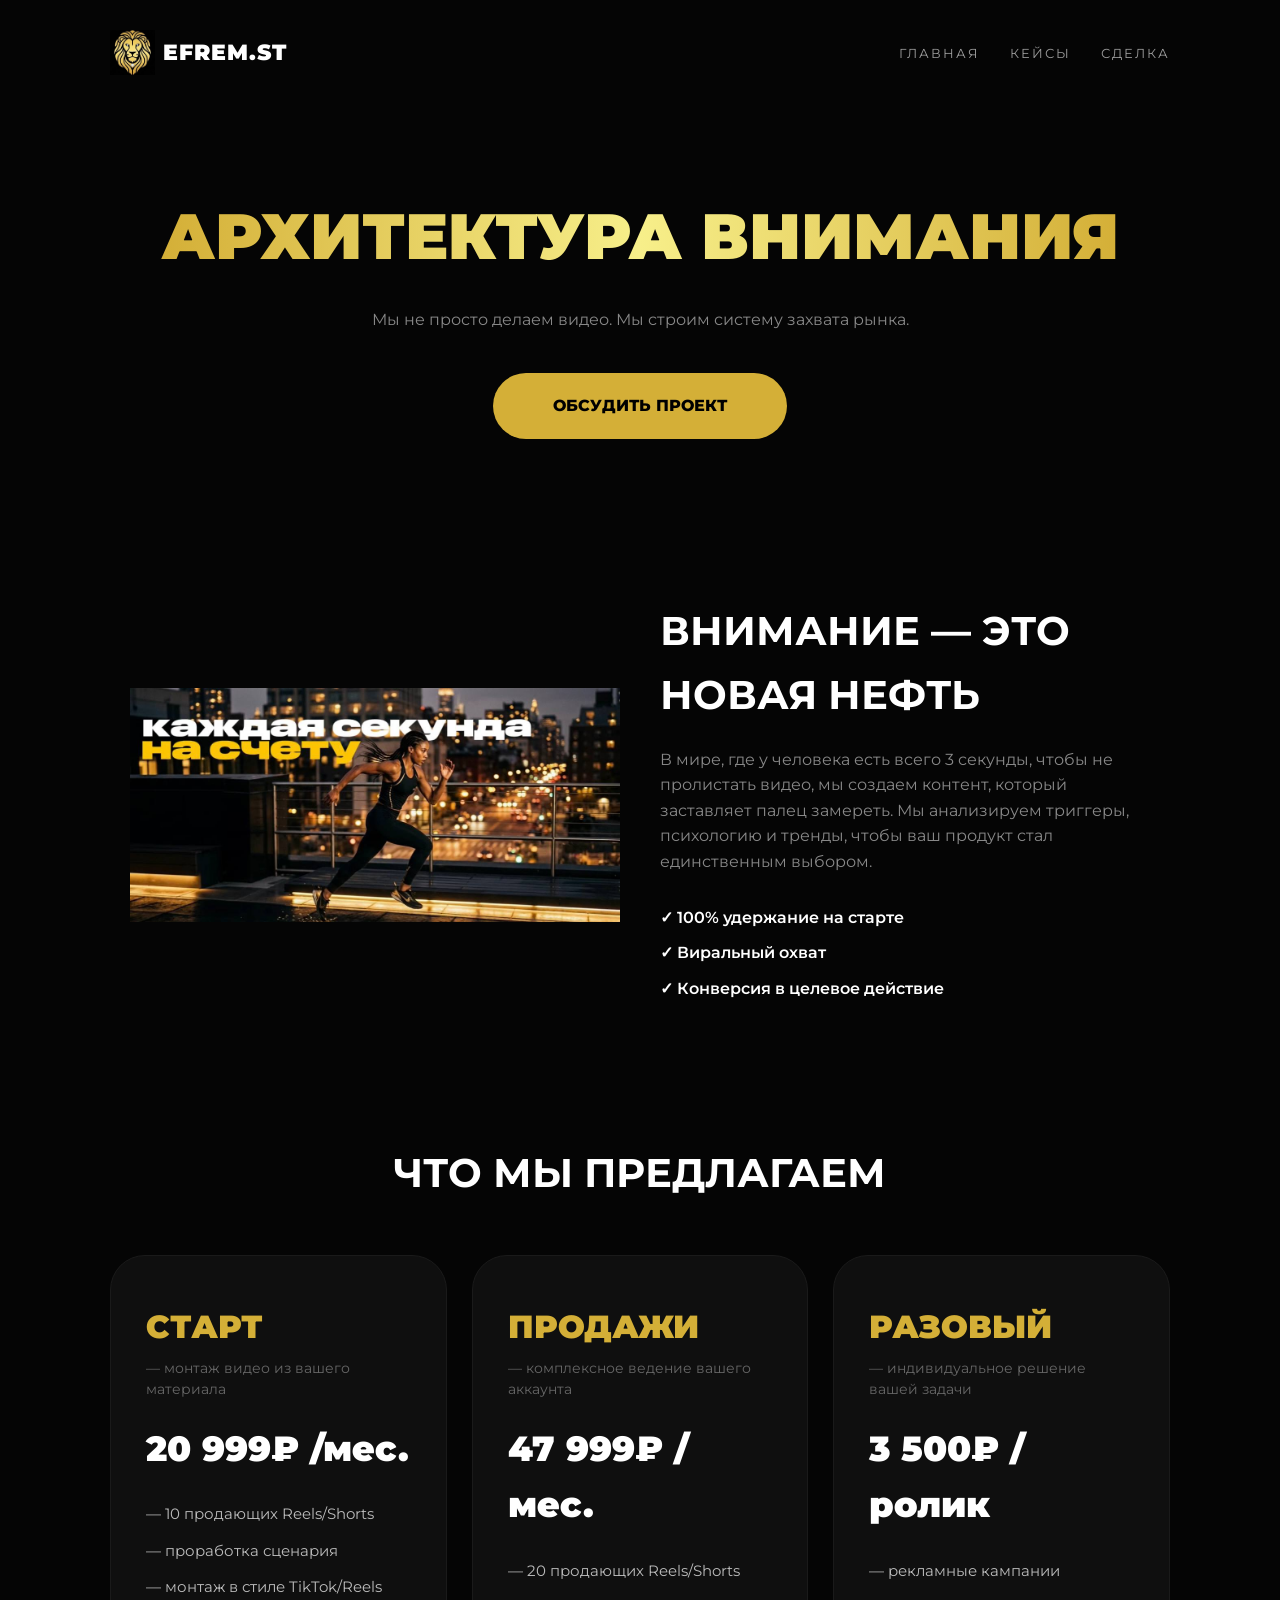
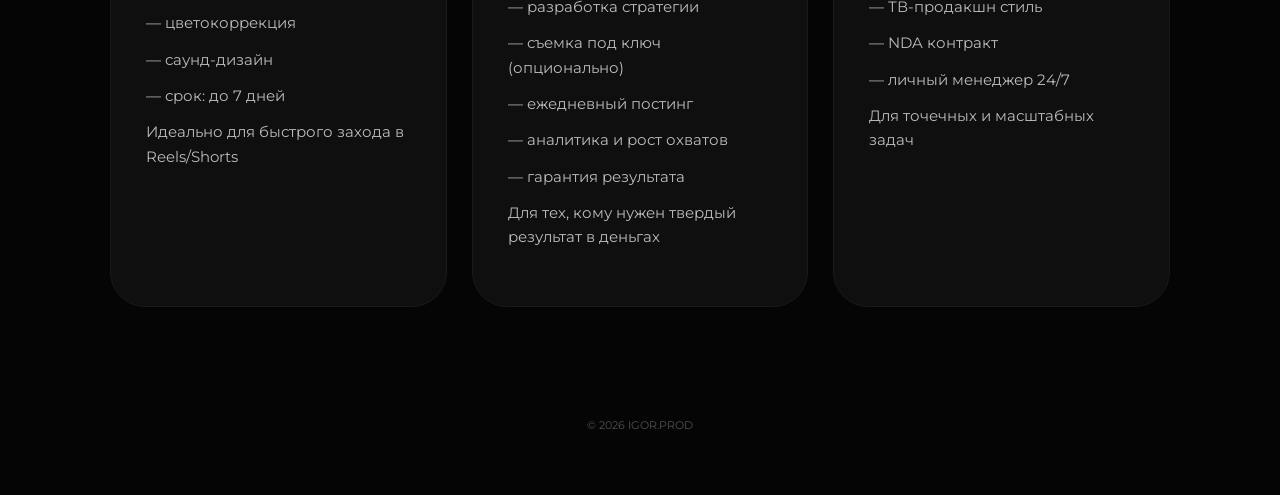
<file: index.html>
<!DOCTYPE html>
<html lang="ru">
<head>
    <meta charset="UTF-8">
    <meta name="viewport" content="width=device-width, initial-scale=1.0">
    <title>IGOR.PROD | Доминируй</title>
    <link rel="stylesheet" href="style.css">
</head>
<body>
<header class="container" style="padding: 30px 20px;">
        <nav class="nav" style="display: flex; justify-content: space-between; align-items: center;">
            
            <div class="logo-wrapper" style="display: flex; align-items: center; gap: 8px;">
                <img src="logo.jpg" alt="LOGO" style="height: 45px; width: auto; display: block; border-radius: 0;">
                <span style="color: #fff; font-weight: 900; font-size: 1.4rem; letter-spacing: 1px; font-family: 'Montserrat', sans-serif; line-height: 1;">EFREM.ST</span>
            </div>

            <ul class="nav-menu" style="display: flex; list-style: none; gap: 30px;">
                <li><a href="index.html" style="color: white; text-decoration: none; font-size: 0.8rem; text-transform: uppercase; letter-spacing: 2px; opacity: 0.6;">Главная</a></li>
                <li><a href="portfolio.html" style="color: white; text-decoration: none; font-size: 0.8rem; text-transform: uppercase; letter-spacing: 2px; opacity: 0.6;">Кейсы</a></li>
                <li><a href="contacts.html" style="color: white; text-decoration: none; font-size: 0.8rem; text-transform: uppercase; letter-spacing: 2px; opacity: 0.6;">Сделка</a></li>
            </ul>

        </nav>
    </header>
    
    <main class="container">
        <section class="hero">
            <h1 class="gold-gradient-text">АРХИТЕКТУРА ВНИМАНИЯ</h1>
            <p style="color: #888; margin-bottom: 40px;">Мы не просто делаем видео. Мы строим систему захвата рынка.</p>
            <a href="contacts.html" class="glass-button">ОБСУДИТЬ ПРОЕКТ</a>
        </section>
   
<section class="info-section">
            <div class="info-image" style="flex: 1;">
                <img src="glav.jpg" alt="Production">
            </div>
            <div class="info-content" style="flex: 1;">
                <h2 style="font-size: 2.5rem; margin-bottom: 20px; text-transform: uppercase;">Внимание — это <br>новая нефть</h2>
                <p style="color: #888; margin-bottom: 30px;">В мире, где у человека есть всего 3 секунды, чтобы не пролистать видео, мы создаем контент, который заставляет палец замереть. Мы анализируем триггеры, психологию и тренды, чтобы ваш продукт стал единственным выбором.</p>
                <ul style="list-style: none; font-weight: 600;">
                    <li style="margin-bottom: 10px;">✓ 100% удержание на старте</li>
                    <li style="margin-bottom: 10px;">✓ Виральный охват</li>
                    <li style="margin-bottom: 10px;">✓ Конверсия в целевое действие</li>
                </ul>
            </div>
        </section>

        <h2 style="text-align: center; text-transform: uppercase; font-size: 2.5rem; margin-top: 50px;">ЧТО МЫ ПРЕДЛАГАЕМ</h2>

        <div class="pricing-grid">
            <div class="price-card">
                <h3>СТАРТ</h3>
                <div class="price-subtext">— монтаж видео из вашего материала</div>
                <div class="price-value">20 999₽ /мес.</div>
                <p>— 10 продающих Reels/Shorts
                <p>— проработка сценария</p>
                <p>— монтаж в стиле TikTok/Reels</p>
                <p>— цветокоррекция</p>
                <p>— саунд-дизайн</p>
                <p>— срок: до 7 дней</p>
                <p class="card-footer">Идеально для быстрого захода в Reels/Shorts</p>
            </div>

            <div class="price-card">
                <h3>ПРОДАЖИ</h3>
                <div class="price-subtext">— комплексное ведение вашего аккаунта</div>
                <div class="price-value">47 999₽ /мес.</div>
                <p>— 20 продающих Reels/Shorts
                <p>— разработка стратегии</p>
                <p>— съемка под ключ (опционально)</p>
                <p>— ежедневный постинг</p>
                <p>— аналитика и рост охватов</p>
                <p>— гарантия результата</p>
                <p class="card-footer">Для тех, кому нужен твердый результат в деньгах</p>
            </div>

            <div class="price-card">
                <h3>РАЗОВЫЙ</h3>
                <div class="price-subtext">— индивидуальное решение вашей задачи</div>
                <div class="price-value">3 500₽ /ролик</div>
                <p>— рекламные кампании</p>
                <p>— ТВ-продакшн стиль</p>
                <p>— NDA контракт</p>
                <p>— личный менеджер 24/7</p>
                <p class="card-footer">Для точечных и масштабных задач</p>
            </div>
        </div>
    </main>

    <footer class="footer">
        <p>&copy; 2026 IGOR.PROD</p>
    </footer>

</body>
</html>
</file>
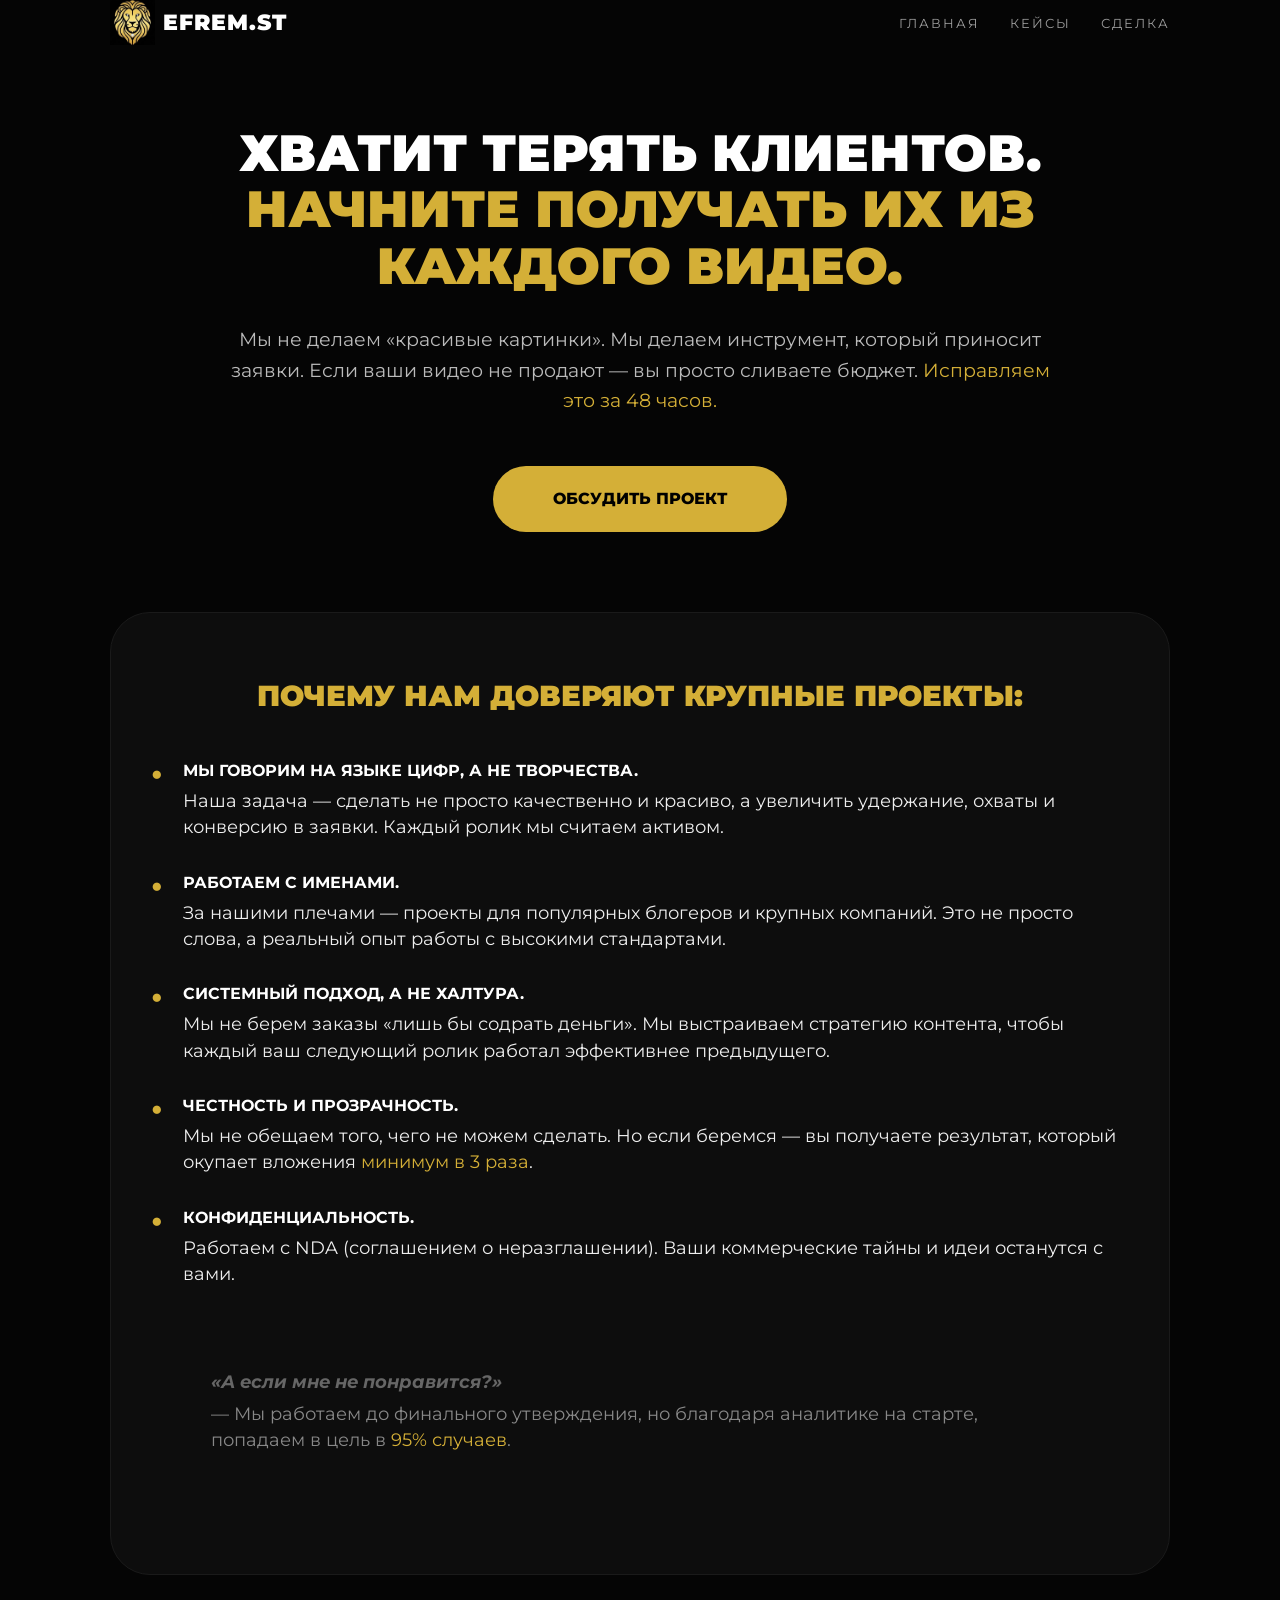
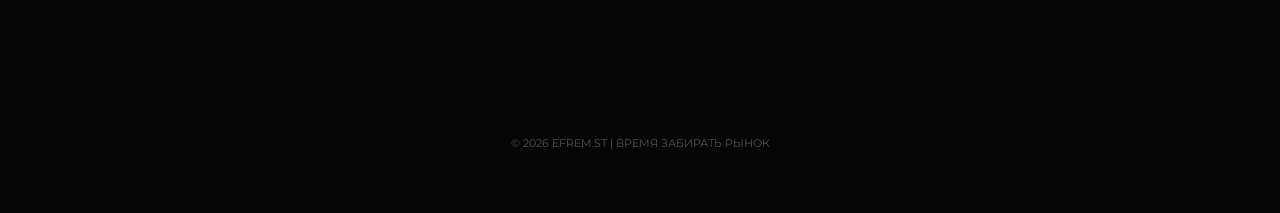
<file: contacts.html>
<!DOCTYPE html>
<html lang="ru">
<head>
    <meta charset="UTF-8">
    <meta name="viewport" content="width=device-width, initial-scale=1.0">
    <title>Контакты | EFREM.ST</title>
    <link rel="stylesheet" href="style.css">
</head>
<body>

    <header class="container">
        <nav class="nav">
            <div class="logo-wrapper" style="display: flex; align-items: center; gap: 8px;">
                <img src="logo.jpg" alt="LOGO" style="height: 45px; width: auto; display: block;">
                <span style="color: #fff; font-weight: 900; font-size: 1.4rem; letter-spacing: 1px; font-family: 'Montserrat', sans-serif;">EFREM.ST</span>
            </div>
            <ul class="nav-menu">
                <li><a href="index.html">Главная</a></li>
                <li><a href="portfolio.html">Кейсы</a></li>
                <li><a href="contacts.html">Сделка</a></li>
            </ul>
        </nav>
    </header>

    <main class="container">
        <section class="contacts-hero">
            <h1>ХВАТИТ ТЕРЯТЬ КЛИЕНТОВ. <br><span class="gold-text">НАЧНИТЕ ПОЛУЧАТЬ ИХ ИЗ КАЖДОГО ВИДЕО.</span></h1>
            <p class="contacts-subtitle">
                Мы не делаем «красивые картинки». Мы делаем инструмент, который приносит заявки. 
                Если ваши видео не продают — вы просто сливаете бюджет. <span class="gold-text">Исправляем это за 48 часов.</span>
            </p>
            <a href="https://t.me/official_efrem" target="_blank" class="glass-button">ОБСУДИТЬ ПРОЕКТ</a>
        </section>

        <section class="trust-section">
            <h2 class="trust-title">ПОЧЕМУ НАМ ДОВЕРЯЮТ КРУПНЫЕ ПРОЕКТЫ:</h2>
            
            <div class="trust-grid">
                <div class="trust-item">
                    <span class="trust-dot">●</span>
                    <p><strong>Мы говорим на языке цифр, а не творчества.</strong> Наша задача — сделать не просто качественно и красиво, а увеличить удержание, охваты и конверсию в заявки. Каждый ролик мы считаем активом.</p>
                </div>
                <div class="trust-item">
                    <span class="trust-dot">●</span>
                    <p><strong>Работаем с именами.</strong> За нашими плечами — проекты для популярных блогеров и крупных компаний. Это не просто слова, а реальный опыт работы с высокими стандартами.</p>
                </div>
                <div class="trust-item">
                    <span class="trust-dot">●</span>
                    <p><strong>Системный подход, а не халтура.</strong> Мы не берем заказы «лишь бы содрать деньги». Мы выстраиваем стратегию контента, чтобы каждый ваш следующий ролик работал эффективнее предыдущего.</p>
                </div>
                <div class="trust-item">
                    <span class="trust-dot">●</span>
                    <p><strong>Честность и прозрачность.</strong> Мы не обещаем того, чего не можем сделать. Но если беремся — вы получаете результат, который окупает вложения <span class="gold-text">минимум в 3 раза</span>.</p>
                </div>
                <div class="trust-item">
                    <span class="trust-dot">●</span>
                    <p><strong>Конфиденциальность.</strong> Работаем с NDA (соглашением о неразглашении). Ваши коммерческие тайны и идеи останутся с вами.</p>
                </div>
            </div>
<section class="faq-minimal container">
    <div class="faq-item">
        <p class="faq-question">«А если мне не понравится?»</p>
        <p class="faq-answer">
            — Мы работаем до финального утверждения, но благодаря аналитике на старте, 
            попадаем в цель в <span class="gold-text">95% случаев</span>.
        </p>
    </div>
        </section>
    </main>

    <footer class="footer">
        <p>&copy; 2026 EFREM.ST | ВРЕМЯ ЗАБИРАТЬ РЫНОК</p>
    </footer>

</body>
</html>
</file>
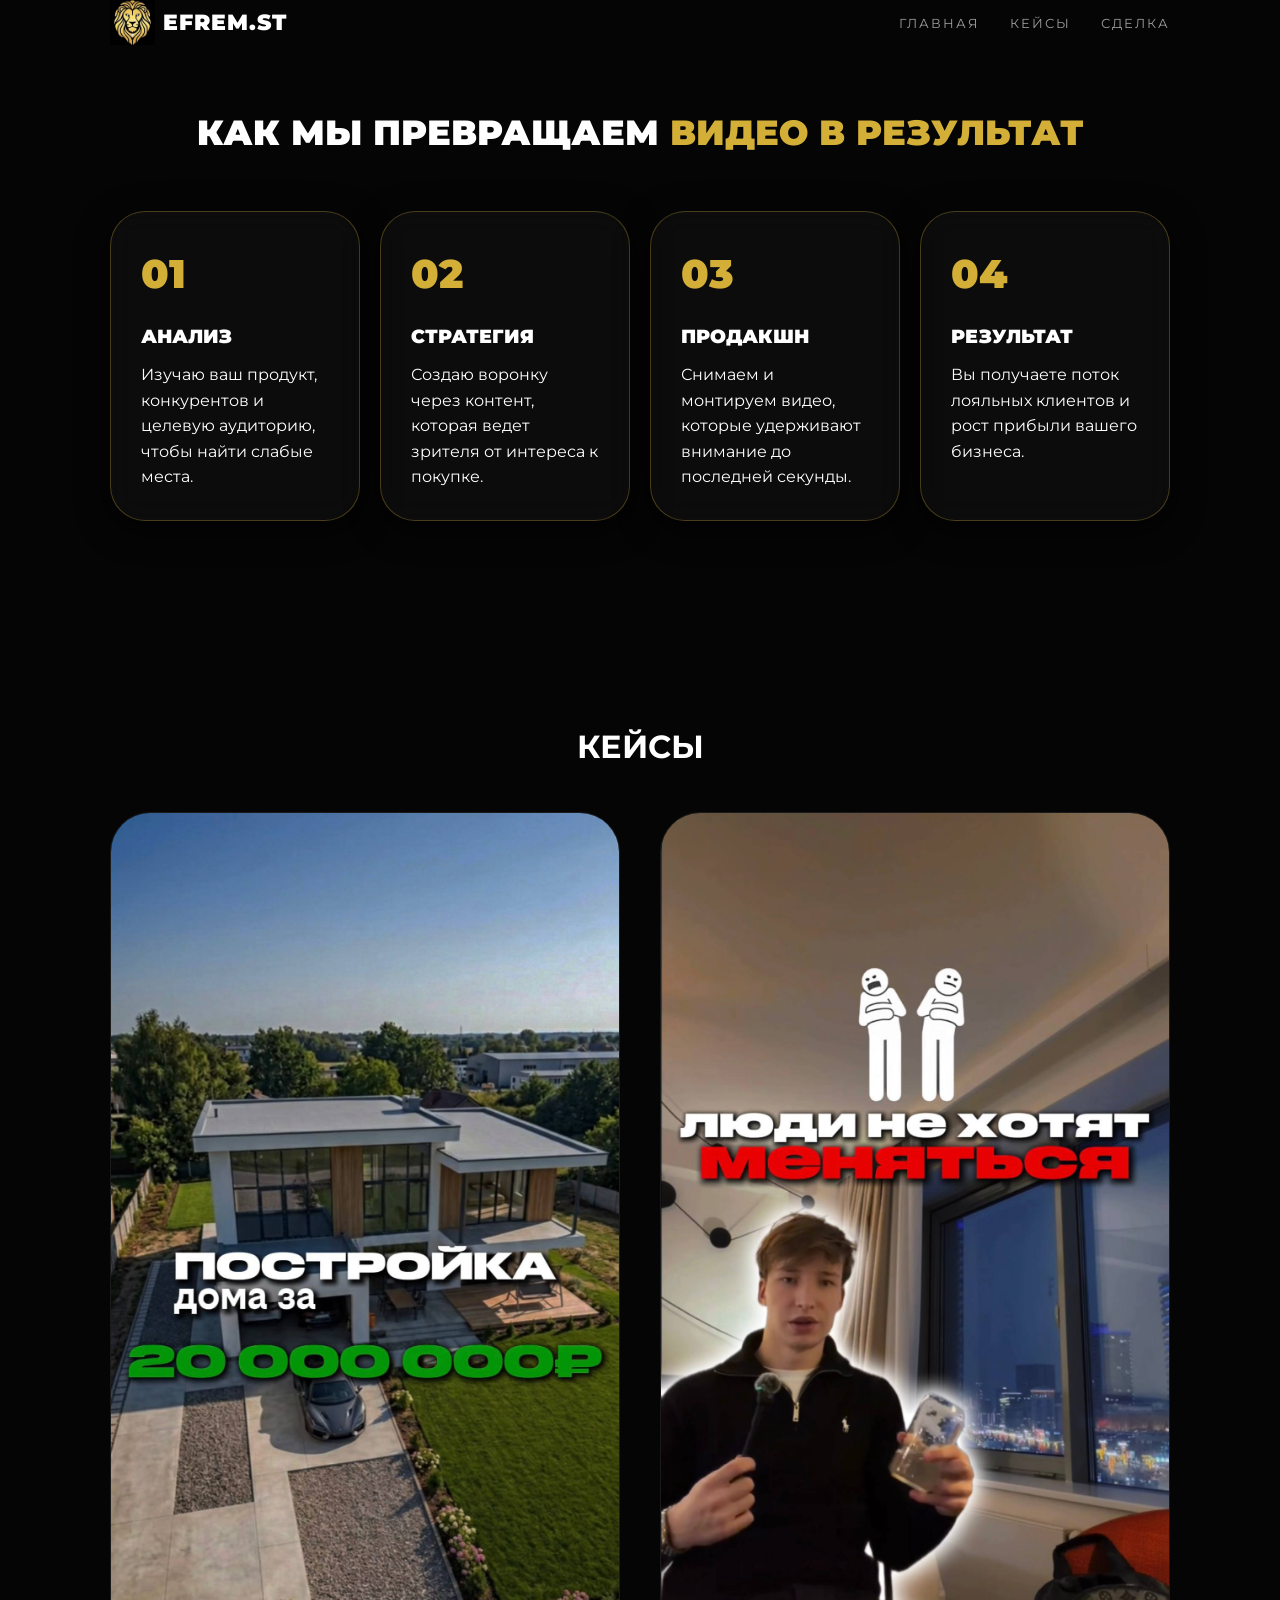
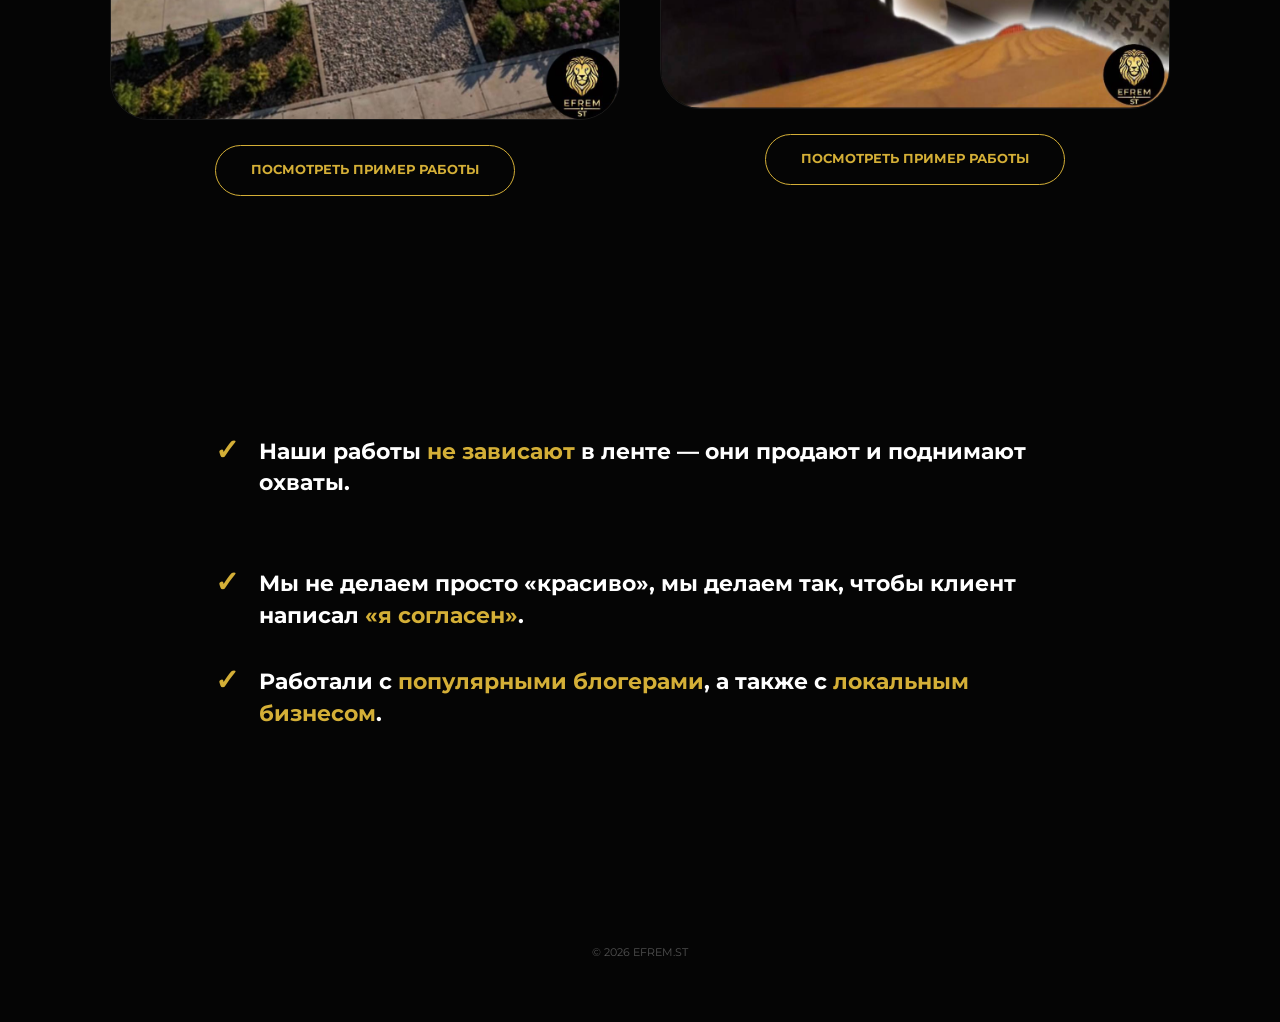
<file: portfolio.html>
<!DOCTYPE html>
<html lang="ru">
<head>
    <meta charset="UTF-8">
    <meta name="viewport" content="width=device-width, initial-scale=1.0">
    <title>Портфолио | EFREM.ST</title>
    <link rel="stylesheet" href="style.css">
</head>
<body>

    <header class="container">
        <nav class="nav">
            <div class="logo-wrapper" style="display: flex; align-items: center; gap: 8px;">
                <img src="logo.jpg" alt="LOGO" style="height: 45px; width: auto; display: block; border-radius: 0;">
                <span style="color: #fff; font-weight: 900; font-size: 1.4rem; letter-spacing: 1px; font-family: 'Montserrat', sans-serif; line-height: 1;">EFREM.ST</span>
            </div>
            <ul class="nav-menu">
                <li><a href="index.html">Главная</a></li>
                <li><a href="portfolio.html">Кейсы</a></li>
                <li><a href="contacts.html">Сделка</a></li>
            </ul>
        </nav>
    </header>

    <main class="container">
        
        <section style="padding: 60px 0;">
            <h2 style="text-align: center; text-transform: uppercase; font-size: 2.2rem; margin-bottom: 50px; font-weight: 900;">
                КАК МЫ ПРЕВРАЩАЕМ <span style="color: var(--gold);">ВИДЕО В РЕЗУЛЬТАТ</span>
            </h2>
            
            <div class="steps-grid">
                <div class="step-card glass-card">
                    <div class="step-num">01</div>
                    <h3>АНАЛИЗ</h3>
                    <p>Изучаю ваш продукт, конкурентов и целевую аудиторию, чтобы найти слабые места.</p>
                </div>
                <div class="step-card glass-card">
                    <div class="step-num">02</div>
                    <h3>СТРАТЕГИЯ</h3>
                    <p>Создаю воронку через контент, которая ведет зрителя от интереса к покупке.</p>
                </div>
                <div class="step-card glass-card">
                    <div class="step-num">03</div>
                    <h3>ПРОДАКШН</h3>
                    <p>Снимаем и монтируем видео, которые удерживают внимание до последней секунды.</p>
                </div>
                <div class="step-card glass-card">
                    <div class="step-num">04</div>
                    <h3>РЕЗУЛЬТАТ</h3>
                    <p>Вы получаете поток лояльных клиентов и рост прибыли вашего бизнеса.</p>
                </div>
            </div>
        </section>

        <section style="padding: 60px 0;">
            <h2 style="text-align: center; text-transform: uppercase; font-size: 2rem; margin-bottom: 40px;">КЕЙСЫ</h2>
            
            <div class="portfolio-grid">
                <div class="work-card">
                    <div class="work-img-wrap">
                        <img src="case1.jpg" alt="Кейс">
                    </div>
                    <a href="https://t.me/efremcase" class="work-btn">ПОСМОТРЕТЬ ПРИМЕР РАБОТЫ</a>
                </div>

                <div class="work-card">
                    <div class="work-img-wrap">
                        <img src="case2.jpg" alt="Кейс">
                    </div>
                    <a href="https://t.me/efremcase" class="work-btn">ПОСМОТРЕТЬ ПРИМЕР РАБОТЫ</a>
             </div>
          </div>
                 </section>
               <section class="benefits-section">
            <div class="benefit-item">
                <span class="check-icon">✓</span>
                <div class="benefit-item">
    <span class="check-icon"/span>
<p>
        Наши работы <span class="gold-text">не зависают</span> в ленте — они продают и поднимают охваты.
    </p>
</div>
            </div>
            <div class="benefit-item">
                <span class="check-icon">✓</span>
                <p>Мы не делаем просто «красиво», мы делаем так, чтобы клиент написал <span class="gold-text">«я согласен»</span>.</p>
            </div>
            <div class="benefit-item">
                <span class="check-icon">✓</span>
                <p>Работали с <span class="gold-text">популярными блогерами</span>, а также с <span class="gold-text">локальным бизнесом</span>.</p>
            </div>
        </section>
    <footer class="footer">
        <p>&copy; 2026 EFREM.ST</p>
    </footer>

</body>
</html>
</file>
<file: style.css>
@import url('https://fonts.googleapis.com/css2?family=Montserrat:wght@400;700;900&display=swap');

:root {
    --bg-color: #050505;
    --text-color: #ffffff;
    --gold: #D4AF37;
    --gold-gradient: linear-gradient(90deg, #D4AF37 0%, #F7EF8A 50%, #D4AF37 100%);
}

* { margin: 0; padding: 0; box-sizing: border-box; }

body {
    background-color: var(--bg-color);
    color: var(--text-color);
    font-family: 'Montserrat', sans-serif;
    line-height: 1.6;
}

.container { max-width: 1100px; margin: 0 auto; padding: 0 20px; }

/* ЭФФЕКТЫ */
.gold-gradient-text {
    background: var(--gold-gradient);
    -webkit-background-clip: text;
    -webkit-text-fill-color: transparent;
    display: inline-block;
}

.glass-card {
    background: rgba(255, 255, 255, 0.03) !important;
    backdrop-filter: blur(15px);
    border: 1px solid rgba(212, 175, 55, 0.3) !important;
    box-shadow: 0 8px 32px 0 rgba(0, 0, 0, 0.8);
}

/* ШАПКА */
header { padding: 30px 0; }
.nav { display: flex; justify-content: space-between; align-items: center; }
.nav-menu { display: flex; list-style: none; gap: 30px; }
.nav-menu a { color: white; text-decoration: none; font-size: 0.8rem; text-transform: uppercase; letter-spacing: 2px; opacity: 0.6; transition: 0.3s; }
.nav-menu a:hover { opacity: 1; color: var(--gold); }

/* ГЛАВНАЯ / ТАРИФЫ */
.hero { padding: 80px 0; text-align: center; }
.hero h1 { font-size: 4rem; font-weight: 900; text-transform: uppercase; margin-bottom: 20px; }

.glass-button {
    display: inline-block;
    padding: 20px 60px;
    background: var(--gold);
    color: #000;
    text-decoration: none;
    font-weight: 800;
    border-radius: 50px;
    text-transform: uppercase;
    transition: 0.4s;
}
.glass-button:hover { transform: translateY(-5px); box-shadow: 0 15px 30px rgba(212, 175, 55, 0.4); }

/* --- НОВОЕ: Стили для Info Section --- */
.info-section {
    display: flex;
    gap: 40px;
    padding: 80px 20px;
    align-items: center; /* Центрирование по вертикали */
}
.info-image img {
    max-width: 100%; /* Изображение масштабируется внутри своего контейнера */
    height: auto;
    display: block;
}
/* ---------------------------------- */

.pricing-grid { display: grid; grid-template-columns: repeat(auto-fit, minmax(300px, 1fr)); gap: 25px; padding: 50px 0; }
.price-card { background: #0f0f0f; border: 1px solid #1a1a1a; border-radius: 35px; padding: 45px 35px; text-align: left; transition: 0.4s cubic-bezier(0.175, 0.885, 0.32, 1.275); }
.price-card:hover { transform: translateY(-15px) scale(1.03); border-color: var(--gold); box-shadow: 0 20px 50px rgba(212, 175, 55, 0.15); }
.price-card h3 { font-size: 2rem; color: var(--gold); margin-bottom: 5px; text-transform: uppercase; font-weight: 900; }
.price-subtext { font-size: 0.85rem; color: #666; margin-bottom: 20px; text-transform: lowercase; }
.price-value { font-size: 2.2rem; font-weight: 900; margin-bottom: 25px; color: #fff; }
.price-card p { font-size: 0.95rem; color: #bbb; margin-bottom: 12px; }

/* ПОРТФОЛИО */
.steps-grid { display: grid; grid-template-columns: repeat(auto-fit, minmax(220px, 1fr)); gap: 20px; margin-bottom: 80px; }
.step-card { background: #0d0d0d; padding: 30px; border-radius: 35px; border: 1px solid #1a1a1a; transition: 0.4s; }
.step-card:hover { border-color: var(--gold); transform: translateY(-10px); box-shadow: 0 15px 30px rgba(212, 175, 55, 0.1); }
.step-num { font-size: 2.5rem; font-weight: 900; color: var(--gold); margin-bottom: 15px; }
.step-card h3 { margin-bottom: 10px; font-size: 1.2rem; font-weight: 900; }

.portfolio-grid { display: grid; grid-template-columns: 1fr 1fr; gap: 40px; padding-bottom: 100px; }
.work-card { text-align: center; }
.work-img-wrap { width: 100%; height: auto; border-radius: 40px; overflow: hidden; margin-bottom: 25px; border: 1px solid #1a1a1a; transition: 0.4s ease; }
.work-img-wrap img { width: 100%; height: auto; display: block; }
.work-card:hover .work-img-wrap { border-color: var(--gold); box-shadow: 0 20px 40px rgba(212, 175, 55, 0.15); }
.work-btn { display: inline-block; padding: 14px 35px; background: transparent; border: 1px solid var(--gold); color: var(--gold); text-decoration: none; border-radius: 50px; font-size: 0.8rem; font-weight: 700; transition: 0.3s; }
.work-btn:hover { background: var(--gold); color: #000; transform: scale(1.05); }

/* СПИСОК С ГАЛОЧКАМИ */
.benefits-section { padding: 80px 0 120px; max-width: 850px; margin: 0 auto; }
.benefit-item { display: flex; align-items: flex-start; gap: 20px; margin-bottom: 35px; }
.check-icon { color: var(--gold); font-size: 1.8rem; font-weight: 900; line-height: 1; }
.benefit-item p { font-size: 1.4rem; font-weight: 700; color: #ffffff; line-height: 1.4; }
.gold-text { color: var(--gold); }

/* КОНТАКТЫ */
.contacts-hero { padding: 80px 0; text-align: center; }
.contacts-hero h1 { font-size: 3.2rem; font-weight: 900; line-height: 1.1; margin-bottom: 30px; text-transform: uppercase; }
.contacts-subtitle { font-size: 1.2rem; color: #bbb; max-width: 850px; margin: 0 auto 50px; line-height: 1.6; }
.trust-section { background: #0d0d0d; padding: 60px 40px; border-radius: 40px; border: 1px solid #1a1a1a; margin-bottom: 100px; }
.trust-title { font-size: 1.8rem; font-weight: 900; margin-bottom: 40px; color: var(--gold); text-align: center; }
.trust-grid { display: flex; flex-direction: column; gap: 30px; }
.trust-item { display: flex; gap: 20px; align-items: flex-start; }
.trust-dot { color: var(--gold); font-size: 1.2rem; line-height: 1.5; }
.trust-item p { font-size: 1.1rem; color: #eee; line-height: 1.5; }
.trust-item strong { color: #fff; text-transform: uppercase; font-size: 1rem; display: block; margin-bottom: 5px; }
.trust-section:hover { border-color: var(--gold); box-shadow: 0 20px 50px rgba(212, 175, 55, 0.05); transition: 0.5s; }

.footer { padding: 60px 0; text-align: center; opacity: 0.3; font-size: 0.7rem; }
/* СТИЛИ ДЛЯ МИНИ-FAQ В КОНТАКТАХ */
.faq-minimal {
    padding-bottom: 60px;
    margin-top: -40px; /* Прижимаем чуть ближе к блоку доверия */
}

.faq-item {
    max-width: 850px;
    margin-left: 40px; /* Смещаем левее, чтобы было вровень с текстом выше */
}

.faq-question {
    font-size: 1.1rem;
    font-weight: 700;
    color: #666; /* Темно-серый для вопроса */
    margin-bottom: 5px;
    font-style: italic;
}

.faq-answer {
    font-size: 1.1rem;
    color: #888; /* Серый для ответа */
    line-height: 1.5;
}
/* --- АДАПТАЦИЯ ПОД МОБИЛЬНЫЕ УСТРОЙСТВА --- */
@media (max-width: 768px) {
    .hero h1 { font-size: 2.2rem; } /* Уменьшаем заголовок на главном */
    .contacts-hero h1 { font-size: 1.8rem; }
    
    .nav { flex-direction: column; gap: 20px; text-align: center; }
    .nav-menu { gap: 15px; }

    /* --- НОВОЕ: Стили для Info Section на Мобильном --- */
    .info-section {
        flex-direction: column; /* Вертикальный макет */
        padding: 40px 0;
    }
    .info-image, .info-content {
        flex: none !important; /* Убрать flex: 1, чтобы контейнер не растягивался */
        width: 100%; /* Полная ширина экрана */
    }
    .info-image {
        margin-bottom: 20px; /* Отступ между картинкой и текстом */
    }
    /* Уменьшим заголовок "Внимание", чтобы соответствовал общему стилю */
    .info-content h2 {
        font-size: 1.8rem !important;
    }
    /* ----------------------------------------------- */

    .pricing-grid, .portfolio-grid, .steps-grid {
        grid-template-columns: 1fr; /* Всё в одну колонку */
        gap: 20px;
    }

    .work-img-wrap { height: auto; border-radius: 25px; }
    .price-card, .step-card, .trust-section { padding: 25px 20px; border-radius: 25px; }
    
    .benefit-item p { font-size: 1.1rem; }
    .check-icon { font-size: 1.4rem; }
    
    .final-text-section p { font-size: 1.2rem; }
}
.faq-minimal {
    margin-top: 60px !important; /* Жестко толкаем блок вниз из-под рамки */
    position: relative;
    z-index: 10;
    display: block;
    clear: both; /* Если там были плавающие элементы, это их сбросит */
}

.faq-item {
    padding-top: 20px;
}
</file>
